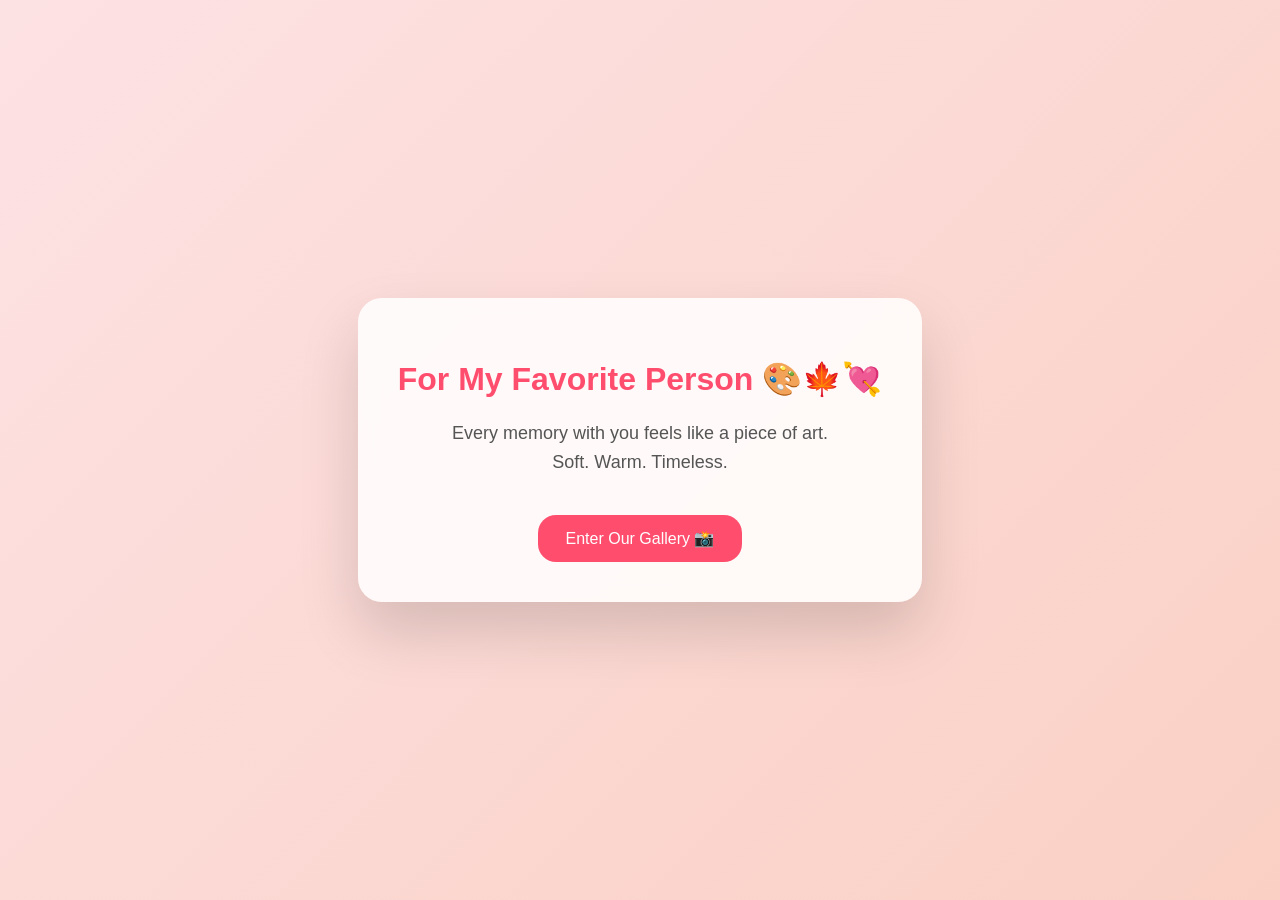
<file: index.html>
<!DOCTYPE html>
<html lang="en">
<head>
  <meta charset="UTF-8">
  <title>For You 💖</title>
  <link rel="stylesheet" href="style.css">
</head>
<body>

<audio id="bgMusic" loop>
  <source src="romantic.mp3" type="audio/mpeg">
</audio>

<div class="card fade-in">
  <h1>For My Favorite Person 🎨🍁💘</h1>
  <p class="soft-text">
    Every memory with you feels like a piece of art.<br>
    Soft. Warm. Timeless.
  </p>

  <button class="btn" onclick="startMusicAndGo()">
    Enter Our Gallery 📸
  </button>
</div>

<script src="script.js"></script>
</body>
</html>
</file>
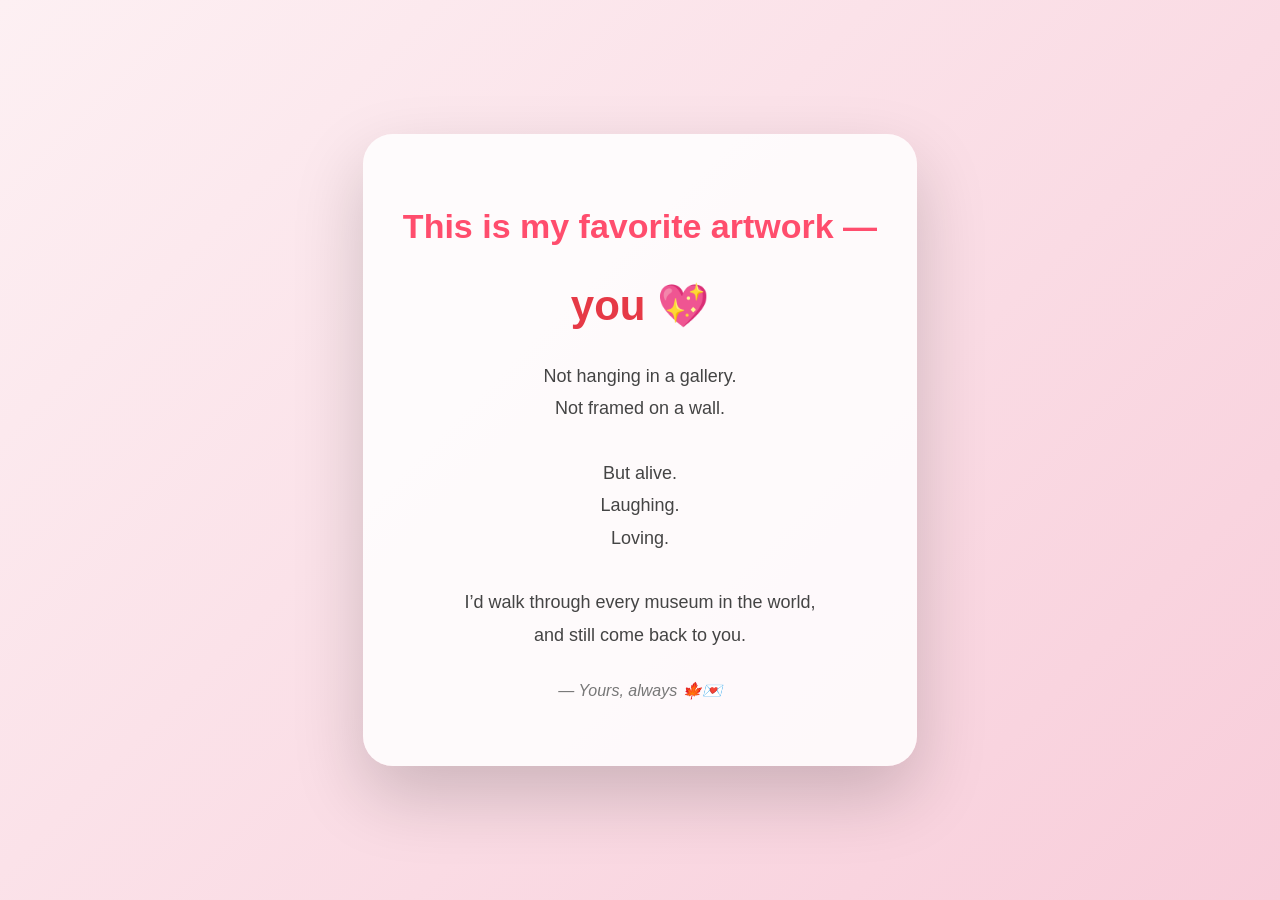
<file: final.html>
<!DOCTYPE html>
<html lang="en">
<head>
  <meta charset="UTF-8">
  <title>My Favorite Artwork 🎨</title>
  <link rel="stylesheet" href="style.css">
</head>
<body class="final-page">

<audio id="bgMusic" loop>
  <source src="romantic.mp3" type="audio/mpeg">
</audio>

<div class="final-container fade-in">
  <h1 class="final-title">This is my favorite artwork —</h1>
  <h2 class="final-name">you 💖</h2>

  <p class="final-text">
    Not hanging in a gallery.<br>
    Not framed on a wall.<br><br>

    But alive.<br>
    Laughing.<br>
    Loving.<br><br>


    I’d walk through every museum in the world,<br>
    and still come back to you.
  </p>

  <p class="signature">— Yours, always 🍁💌</p>
</div>

<script src="script.js"></script>
</body>
</html>
</file>
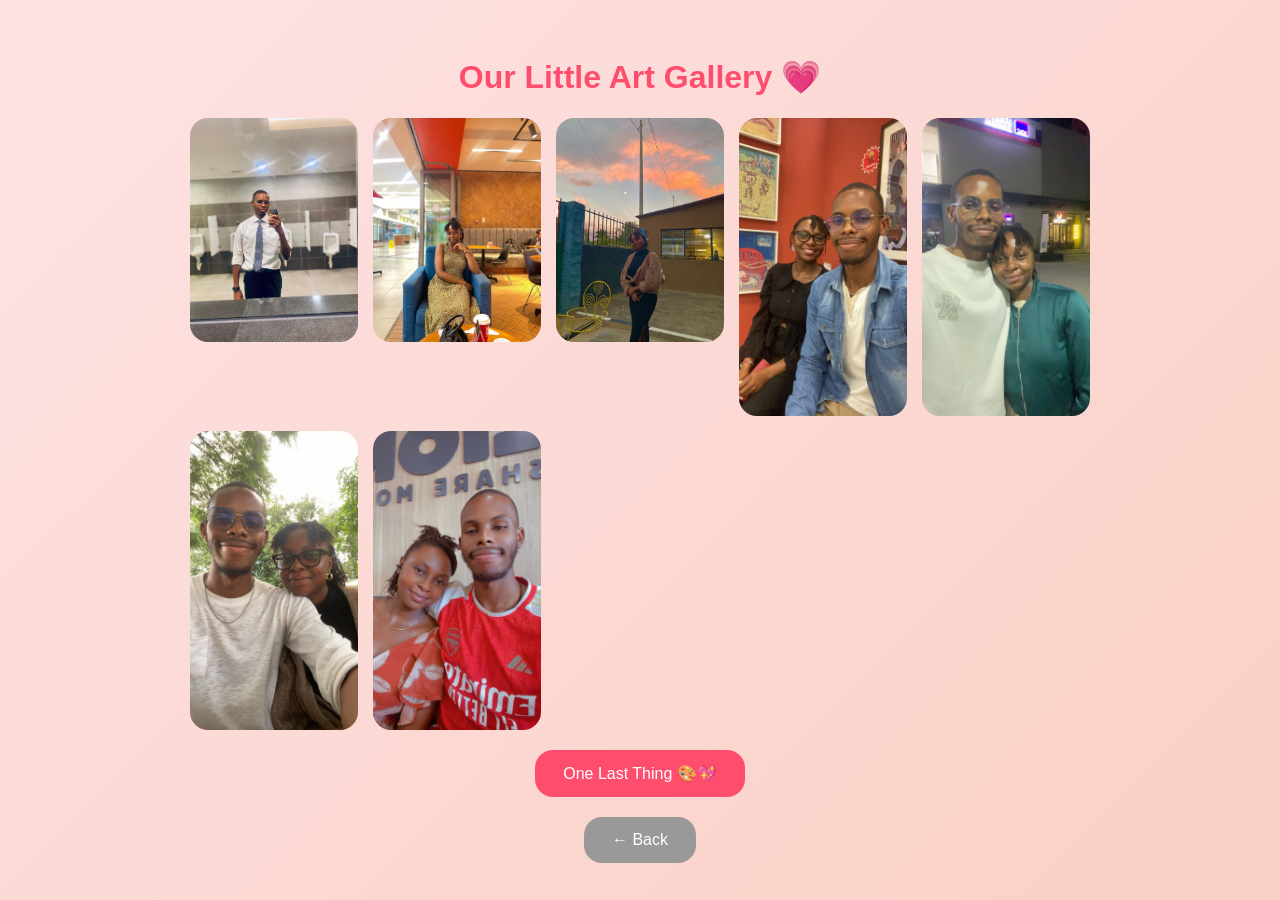
<file: gallery.html>
<!DOCTYPE html>
<html lang="en">
<head>
  <meta charset="UTF-8">
  <title>Our Memories 📸</title>
  <link rel="stylesheet" href="style.css">
</head>
<body>

<audio id="bgMusic" loop>
  <source src="romantic.mp3" type="audio/mpeg">
</audio>

<h1 class="title fade-in">Our Little Art Gallery 💗</h1>

<div class="gallery fade-in">
  <img src="pic1.jpg" onclick="openViewer(0)">
  <img src="pic2.jpg" onclick="openViewer(1)">
  <img src="pic3.jpg" onclick="openViewer(2)">
  <img src="pic4.jpg" onclick="openViewer(3)">
  <img src="pic5.jpg" onclick="openViewer(4)">
  <img src="pic6.jpg" onclick="openViewer(5)">
  <img src="pic7.jpg" onclick="openViewer(6)">
</div>

<a class="btn" href="final.html">One Last Thing 🎨💖</a>
<a class="btn back" href="index.html">← Back</a>

<!-- Fullscreen Viewer -->
<div id="viewer">
  <span class="close" onclick="closeViewer()">×</span>
  <img id="viewerImg">
  <div class="caption">Swipe or tap ❤️</div>
</div>

<script src="script.js"></script>
</body>
</html>
</file>
<file: style.css>
body {
  margin: 0;
  min-height: 100vh;
  font-family: 'Poppins', sans-serif;
  background: linear-gradient(135deg, #fde2e4, #fad0c4);
  display: flex;
  flex-direction: column;
  align-items: center;
  justify-content: center;
  overflow-x: hidden;
}

.card {
  background: rgba(255,255,255,0.85);
  padding: 40px;
  border-radius: 24px;
  text-align: center;
  box-shadow: 0 30px 60px rgba(0,0,0,0.15);
  backdrop-filter: blur(10px);
}

h1, .title {
  color: #ff4d6d;
}

.soft-text {
  font-size: 18px;
  line-height: 1.6;
  color: #555;
}

.btn {
  margin-top: 20px;
  padding: 14px 28px;
  background: #ff4d6d;
  color: white;
  border-radius: 18px;
  text-decoration: none;
  border: none;
  font-size: 16px;
  cursor: pointer;
  transition: transform 0.3s ease;
}

.btn:hover {
  transform: scale(1.08);
}

.back {
  background: #999;
}

/* Gallery */
.gallery {
  display: grid;
  grid-template-columns: repeat(auto-fit, minmax(160px, 1fr));
  gap: 15px;
  width: 90%;
  max-width: 900px;
}

.gallery img {
  width: 100%;
  border-radius: 18px;
  cursor: pointer;
  transition: transform 0.4s ease, box-shadow 0.4s ease;
}

.gallery img:hover {
  transform: scale(1.06);
  box-shadow: 0 20px 40px rgba(0,0,0,0.2);
}

/* Animations */
.fade-in {
  animation: fadeIn 1.2s ease forwards;
}

@keyframes fadeIn {
  from { opacity: 0; transform: translateY(20px); }
  to { opacity: 1; transform: translateY(0); }
}

/* Viewer */
#viewer {
  position: fixed;
  inset: 0;
  background: rgba(0,0,0,0.9);
  display: none;
  justify-content: center;
  align-items: center;
  z-index: 10;
}

#viewer img {
  max-width: 90%;
  max-height: 85%;
  border-radius: 20px;
}

.close {
  position: absolute;
  top: 20px;
  right: 30px;
  font-size: 40px;
  color: white;
  cursor: pointer;
}

.caption {
  position: absolute;
  bottom: 30px;
  color: #fff;
  opacity: 0.8;
}

/* Final Page */
.final-page {
  background: linear-gradient(135deg, #fdf0f3, #f8cdda);
}

.final-container {
  max-width: 700px;
  padding: 50px 40px;
  text-align: center;
  background: rgba(255,255,255,0.85);
  border-radius: 30px;
  box-shadow: 0 30px 70px rgba(0,0,0,0.18);
}

.final-title {
  font-size: 34px;
  color: #ff4d6d;
}

.final-name {
  font-size: 42px;
  color: #e63946;
  margin-bottom: 30px;
}

.final-text {
  font-size: 18px;
  line-height: 1.8;
  color: #444;
}

.signature {
  margin-top: 30px;
  font-style: italic;
  color: #777;
}
</file>
